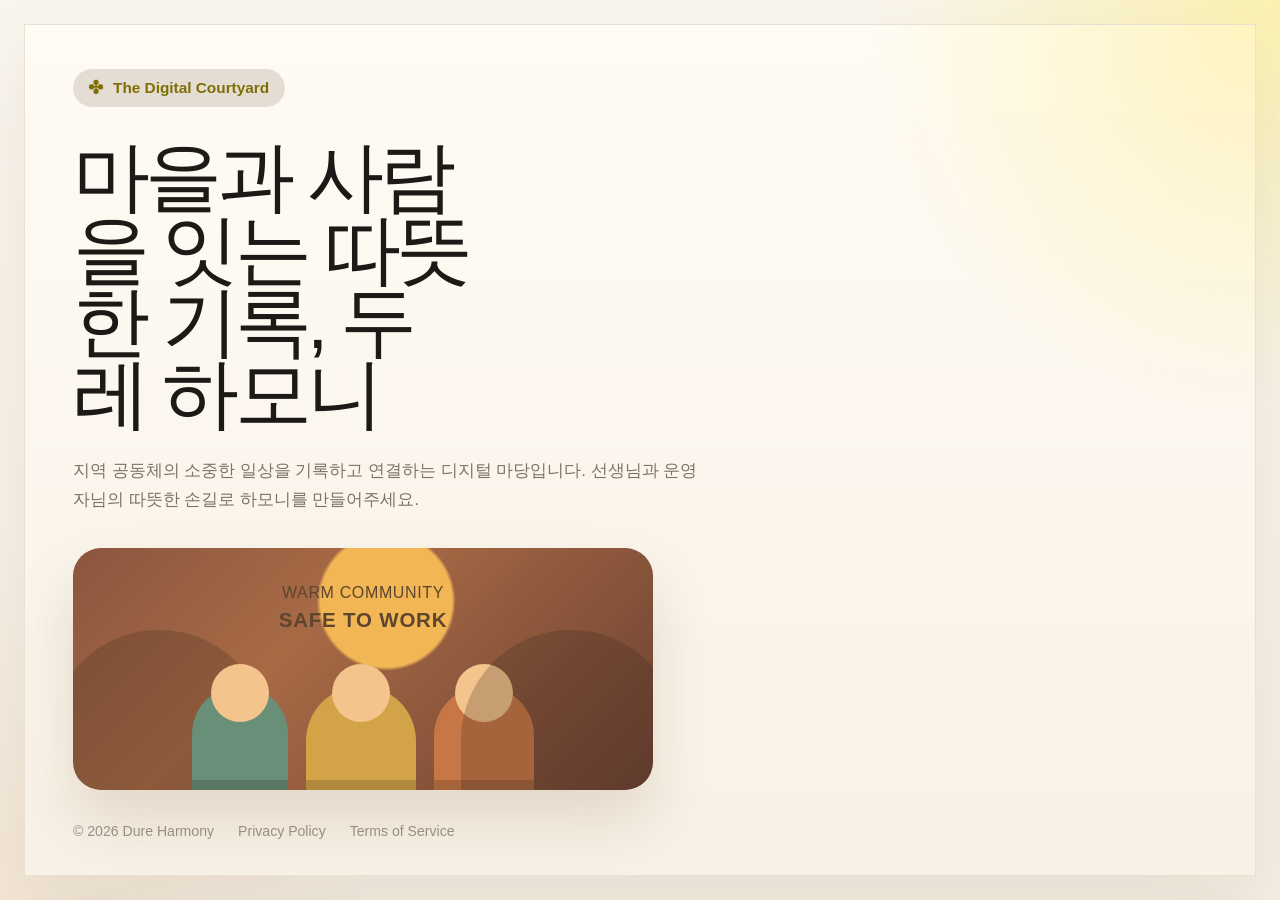
<file: public/index.html>
<!DOCTYPE html>
<html lang="ko">
<head>
  <meta charset="UTF-8">
  <meta name="viewport" content="width=device-width, initial-scale=1">
  <title>두레 하모니 운영 MVP</title>
  <link rel="stylesheet" href="style.css">
</head>
<body class="mode-entry">
  <section class="entry-shell" id="entry-screen">
    <div class="entry-hero">
      <div class="entry-brand entry-brand-pill">
        <span class="entry-brand-glyph">✣</span>
        <span>The Digital Courtyard</span>
      </div>

      <div class="entry-lead">
        <h2>마을과 사람을 잇는 따뜻한 기록, 두레 하모니</h2>
        <p>
          지역 공동체의 소중한 일상을 기록하고 연결하는 디지털 마당입니다.
          선생님과 운영자님의 따뜻한 손길로 하모니를 만들어주세요.
        </p>
      </div>

      <div class="entry-illustration-card" aria-hidden="true">
        <div class="entry-illustration-copy">
          <span>Warm Community</span>
          <strong>Safe To Work</strong>
        </div>
        <div class="entry-illustration-people">
          <span></span>
          <span></span>
          <span></span>
        </div>
      </div>

      <div class="entry-meta">
        <span>© 2026 Dure Harmony</span>
        <span>Privacy Policy</span>
        <span>Terms of Service</span>
      </div>
    </div>

    <aside class="login-panel">
      <div class="panel-head">
        <div>
          <h3>반갑습니다</h3>
          <p class="login-subcopy">서비스 이용을 위해 계정을 선택해 주세요.</p>
        </div>
      </div>

      <p class="login-copy">
        실제 인증 연동 전 단계이므로 샘플 계정을 선택해 역할별 워크플로우를
        바로 확인할 수 있습니다.
      </p>

      <div class="login-section-label">SELECT ROLE</div>
      <div class="role-switch" id="role-switch">
        <button class="role-chip active" type="button" data-login-role="teacher">Teacher</button>
        <button class="role-chip" type="button" data-login-role="operator">Operator</button>
      </div>

      <label class="field">
        <span>ACCOUNT</span>
        <select id="login-account"></select>
      </label>

      <label class="field">
        <span>ACCESS NOTE</span>
        <input id="login-note" type="text" placeholder="예: 오늘 15시 목공 수업 점검">
      </label>

      <div class="login-hint" id="login-hint"></div>

      <button class="btn btn-primary btn-block" type="button" id="login-button">Enter Courtyard</button>

      <div class="login-support">
        <span>Help &amp; Support</span>
        <div>
          <a href="#" onclick="return false;">Log16 Help</a>
          <a href="#" onclick="return false;">Skytea Ada i6</a>
        </div>
      </div>
    </aside>
  </section>

  <div class="shell app-shell" id="workspace-shell" hidden>
    <aside class="sidebar">
      <div class="brand-block">
        <div class="brand-mark">DH</div>
        <div>
          <p class="eyebrow">운영 관리 허브</p>
          <h1>두레 하모니</h1>
        </div>
      </div>

      <div class="scope-note sidebar-user">
        <p class="scope-kicker">현재 접속</p>
        <strong id="current-user-name">-</strong>
        <p id="current-user-role">역할 정보</p>
        <p id="current-user-scope">담당 범위</p>
      </div>

      <nav class="nav-list">
        <button class="nav-item" data-view="teacher" data-access="teacher">
          <span>강사 대시보드</span>
          <small>오늘 수업 수, 출석률, 일지 완료율</small>
        </button>
        <button class="nav-item" data-view="students" data-access="teacher">
          <span>학생 관리</span>
          <small>출석 현황과 학생별 메모 확인</small>
        </button>
        <button class="nav-item" data-view="classes" data-access="teacher">
          <span>수업 관리</span>
          <small>교육일지 작성과 자료 업로드</small>
        </button>
        <button class="nav-item" data-view="operations" data-access="operator">
          <span>운영자 대시보드</span>
          <small>성과 지표와 제출 로그 통합 확인</small>
        </button>
        <button class="nav-item" data-view="permissions" data-access="operator">
          <span>사용자/권한 관리</span>
          <small>강사와 운영자 계정 제어</small>
        </button>
        <button class="nav-item" data-view="records" data-access="operator">
          <span>서류/기록 관리</span>
          <small>출석, 교육일지, 수업자료/서류 통합 조회</small>
        </button>
      </nav>

      <div class="sidebar-footer">
        <button class="btn btn-primary btn-block sidebar-update-button" type="button">데이터 업데이트</button>
        <div class="sidebar-links">
          <a href="#" onclick="return false;">고객지원</a>
          <button class="sidebar-logout" type="button" id="logout-button">로그아웃</button>
        </div>
      </div>
    </aside>

    <main class="workspace">
      <header class="topbar">
        <div class="topbar-primary">
          <div class="topbar-brandline">
            <strong>두레 하모니</strong>
          </div>
        </div>
        <div class="topbar-meta">
          <div class="meta-chip">
            <span class="meta-label">현재 역할</span>
            <strong id="role-access-chip">강사</strong>
          </div>
          <div class="meta-chip">
            <span class="meta-label">현재 사용자</span>
            <strong id="current-user-chip">-</strong>
          </div>
        </div>
      </header>

      <section class="view" data-view-panel="teacher">
        <div class="dashboard-intro teacher-dashboard-intro">
          <div>
            <p class="eyebrow">강사 탭</p>
            <h3>강사 대시보드</h3>
            <p class="section-copy">대시보드에서는 오늘 업무의 완성도를 보여주는 핵심 지표만 확인합니다. 실제 입력과 제출은 학생 관리와 수업 관리 화면으로 분리했습니다.</p>
          </div>
          <div class="hero-actions">
            <button class="btn btn-secondary" type="button" data-goto="students">학생 관리 열기</button>
            <button class="btn btn-primary" type="button" data-goto="classes">수업 관리 열기</button>
          </div>
        </div>

        <div class="teacher-overview-grid">
          <div class="teacher-metric-stack">
            <section class="teacher-stat-card teacher-stat-card-primary">
              <span class="teacher-stat-icon">일정</span>
              <strong class="teacher-stat-value" id="teacher-today-count">0</strong>
              <span class="teacher-stat-label">오늘 수업</span>
            </section>
            <section class="teacher-stat-card teacher-stat-card-accent">
              <span class="teacher-stat-icon">출석</span>
              <strong class="teacher-stat-value" id="teacher-attendance-rate">0%</strong>
              <span class="teacher-stat-label">출석률</span>
            </section>
            <section class="teacher-stat-card teacher-stat-card-soft">
              <span class="teacher-stat-icon">일지</span>
              <strong class="teacher-stat-value" id="teacher-journal-rate">0%</strong>
              <span class="teacher-stat-label">일지 완료율</span>
            </section>
          </div>

          <section class="panel teacher-schedule-panel">
            <div class="panel-head teacher-schedule-head">
              <div>
                <p class="panel-kicker">Today Schedule</p>
                <h4>예정된 수업 일정</h4>
              </div>
              <span class="teacher-schedule-date" id="teacher-schedule-date">2026년 4월 10일</span>
            </div>
            <div class="teacher-schedule-list" id="teacher-schedule-list"></div>
          </section>
        </div>

        <div class="teacher-secondary-grid">
          <section class="panel teacher-last-panel">
            <div class="panel-head">
              <div>
                <p class="panel-kicker">Latest Submission</p>
                <h4>최근 제출 일지</h4>
              </div>
              <span class="teacher-grade-chip">최근 제출</span>
            </div>
            <div class="teacher-last-body">
              <div>
                <p class="teacher-last-label">작성 대상</p>
                <strong id="last-submission-title">생태 관찰 수업 / 2026.04.09</strong>
                <p id="last-submission-copy">출석 5명, 교육일지 제출 완료, 수업자료/서류 1건</p>
              </div>
              <div class="teacher-grade-panel">
                <span id="last-submission-status">운영자 검토 대기</span>
                <strong id="teacher-grade-value">A+</strong>
              </div>
            </div>
            <ul class="history-list teacher-last-meta">
              <li><span>제출 시각</span><strong id="last-submission-time">17:48</strong></li>
              <li><span>누락 항목</span><strong id="last-submission-missing">없음</strong></li>
            </ul>
          </section>

          <div class="teacher-shortcut-grid">
            <button class="panel teacher-shortcut-card teacher-shortcut-button" type="button" data-goto="students">
              <div class="teacher-shortcut-icon">학생</div>
              <div class="teacher-shortcut-copy">
                <h4>학생 관리</h4>
                <p>대시보드에서 분리된 출석부 업무를 학생 관리 화면에서 집중해서 처리합니다.</p>
              </div>
            </button>
            <button class="panel teacher-shortcut-card teacher-shortcut-card-highlight teacher-shortcut-button" type="button" data-goto="classes">
              <div class="teacher-shortcut-icon">수업</div>
              <div class="teacher-shortcut-copy">
                <h4>수업 관리</h4>
                <p>교육일지 작성, 파일 업로드, 제출 준비도 확인을 수업 관리 화면으로 옮겼습니다.</p>
              </div>
            </button>
          </div>
        </div>
      </section>

      <section class="view" data-view-panel="students">
        <div class="dashboard-intro">
          <div>
            <p class="eyebrow">학생 관리</p>
            <h3>학생 관리</h3>
            <p class="section-copy">출석부 입력과 학생별 메모 초안을 한곳에 모아, 강사 대시보드에서 분리된 학생 중심 업무만 집중해서 볼 수 있게 했습니다.</p>
          </div>
          <div class="hero-actions">
            <button class="btn btn-secondary" type="button" data-goto="teacher">대시보드로 돌아가기</button>
            <button class="btn btn-primary" type="button" data-goto="classes">수업 관리로 이동</button>
          </div>
        </div>

        <div class="teacher-composer-grid">
          <div class="teacher-main-column">
            <section class="panel teacher-attendance-panel">
              <div class="panel-head">
                <div>
                  <p class="panel-kicker">Attendance</p>
                  <h4>전자 출석부</h4>
                </div>
                <span class="panel-caption">행 클릭 시 상태가 출석 → 지각 → 결석 순서로 바뀝니다.</span>
              </div>
              <div class="attendance-list" id="attendance-list"></div>
            </section>
          </div>

          <aside class="teacher-side-column">
            <section class="panel teacher-feedback-panel">
              <div class="panel-head">
                <div>
                  <p class="panel-kicker">Student Notes</p>
                  <h4>학생별 개별 메모 초안</h4>
                </div>
                <span class="panel-caption">2차 범위 검토용</span>
              </div>
              <div id="feedback-list" class="feedback-list"></div>
            </section>

            <section class="panel teacher-prep-panel">
              <div class="panel-head">
                <div>
                  <p class="panel-kicker">Student Workspace</p>
                  <h4>학생 관리 안내</h4>
                </div>
              </div>
              <p class="section-copy">출석 입력은 이 화면에서 처리하고, 교육일지 작성과 첨부 제출은 수업 관리 화면으로 이동해 이어서 마감합니다.</p>
              <button class="btn btn-primary btn-block" type="button" data-goto="classes">수업 관리로 이동</button>
            </section>
          </aside>
        </div>
      </section>

      <section class="view" data-view-panel="classes">
        <div class="panel-alert" id="teacher-alert" hidden></div>
        <section class="teacher-composer-shell">
          <div class="teacher-composer-head">
            <div>
              <p class="eyebrow">수업 관리</p>
              <h3>수업 관리</h3>
              <p class="section-copy">대시보드에서 분리한 교육일지 작성과 자료 업로드, 제출 준비도를 이 화면에서 집중적으로 다룹니다.</p>
            </div>
            <div class="hero-actions">
              <span class="hero-status" id="teacher-status-chip">작성 중</span>
              <button class="btn btn-secondary" type="button" id="save-draft">임시 저장</button>
              <button class="btn btn-primary" type="button" id="submit-session">오늘 기록 제출</button>
            </div>
          </div>

          <div class="teacher-composer-grid">
            <div class="teacher-main-column">
              <section class="panel teacher-context-panel">
                <div class="panel-head">
                  <div>
                    <p class="panel-kicker">Session Setup</p>
                    <h4>수업 컨텍스트</h4>
                  </div>
                  <span class="panel-status">필수 입력</span>
                </div>
                <div class="field-grid">
                  <label class="field">
                    <span>날짜</span>
                    <input id="session-date" type="date" value="2026-04-10">
                  </label>
                  <label class="field">
                    <span>마을</span>
                    <select id="session-village">
                      <option>다로리마을</option>
                      <option>화양읍</option>
                      <option>청도읍</option>
                      <option>각남면</option>
                    </select>
                  </label>
                  <label class="field field-wide">
                    <span>수업</span>
                    <select id="session-class">
                      <option>목공 메이커 수업 / 15:00</option>
                      <option>생태 관찰 수업 / 16:30</option>
                      <option>마을 탐구 수업 / 17:00</option>
                    </select>
                  </label>
                </div>
              </section>
              <section class="panel teacher-journal-panel">
                <div class="panel-head">
                  <div>
                    <p class="panel-kicker">Journal</p>
                    <h4>교육일지</h4>
                  </div>
                  <span class="panel-status">제출 필수</span>
                </div>
                <div class="field-stack">
                  <label class="field">
                    <span>오늘 수업 요약</span>
                    <textarea id="journal-summary-input" rows="5">목공 메이커 수업에서 새집 프레임 조립을 진행했습니다. 초반 설명 후 개별 제작으로 넘어갔고, 대부분 망치 사용에 빠르게 적응했습니다.</textarea>
                  </label>
                  <label class="field">
                    <span>운영 메모</span>
                    <textarea id="journal-note-input" rows="4">재료 소진이 빠른 편이라 다음 회차 전 목재 키트 추가 확보가 필요합니다. 공구 정리 시간은 10분 확보가 적절했습니다.</textarea>
                  </label>
                </div>
              </section>
            </div>

            <aside class="teacher-side-column">
              <section class="panel teacher-prep-panel">
                <div class="panel-head">
                  <div>
                    <p class="panel-kicker">Submission Summary</p>
                    <h4>제출 준비도</h4>
                  </div>
                </div>
                <div class="prep-ring" id="prep-fill">
                  <div class="prep-ring-inner">
                    <strong id="prep-value">82%</strong>
                    <span>준비됨</span>
                  </div>
                </div>
                <p class="prep-ring-caption" id="submission-status-note">작성 완료 점수</p>
                <ul class="prep-checklist">
                  <li id="prep-step-context"><span class="prep-step-icon"></span><span id="context-summary">날짜/마을/수업 선택 대기</span></li>
                  <li id="prep-step-attendance"><span class="prep-step-icon"></span><span id="attendance-summary">전자 출석부 입력 대기</span></li>
                  <li id="prep-step-journal"><span class="prep-step-icon"></span><span id="journal-summary">교육일지 작성 대기</span></li>
                  <li id="prep-step-files"><span class="prep-step-icon"></span><span id="file-summary">수업자료/서류 업로드 대기</span></li>
                </ul>
                <button class="btn btn-primary btn-block" type="button" id="submit-session-side">제출하기</button>
              </section>

              <section class="panel teacher-files-panel">
                <div class="panel-head">
                  <div>
                    <p class="panel-kicker">Attachments</p>
                    <h4>수업자료 · 서류 업로드</h4>
                  </div>
                  <span class="panel-caption">목업에서는 샘플 파일이 순차적으로 추가됩니다.</span>
                </div>
                <div class="upload-dropzone">
                  <p id="upload-hint">파일을 드래그하거나 업로드 버튼으로 첨부합니다.</p>
                  <button class="btn btn-secondary" type="button" id="add-attachment">파일 선택</button>
                </div>
                <ul class="file-list file-list-interactive" id="file-list"></ul>
              </section>
            </aside>
          </div>
        </section>
      </section>

      <section class="view" data-view-panel="operations">
        <div class="dashboard-intro operations-dashboard-intro">
          <div>
            <p class="eyebrow">운영 채널</p>
            <h3>운영자 대시보드</h3>
            <p class="section-copy">모든 마을의 실시간 성과 지표와 제출 로그를 한 번에 확인하고, 필요한 화면으로 바로 이어집니다.</p>
          </div>
          <div class="hero-actions">
            <button class="btn btn-secondary" type="button">리포트 다운로드</button>
            <button class="btn btn-primary" type="button">+ 신규 과제 등록</button>
          </div>
        </div>

        <div class="ops-metric-grid">
          <section class="ops-metric-card">
            <p class="ops-metric-kicker">전체 세션</p>
            <div class="ops-metric-row">
              <strong class="ops-metric-value" id="ops-total-sessions">0</strong>
              <span class="ops-metric-trend">라이브</span>
            </div>
            <p class="ops-metric-copy">현재 조회 중인 수업 세션 수</p>
          </section>
          <section class="ops-metric-card ops-metric-card-accent">
            <p class="ops-metric-kicker">제출 완료율</p>
            <div class="ops-metric-row">
              <strong class="ops-metric-value" id="ops-completion-rate">0%</strong>
              <span class="ops-metric-trend">실시간</span>
            </div>
            <p class="ops-metric-copy">출석, 일지, 첨부를 모두 마친 비율</p>
          </section>
          <section class="ops-metric-card">
            <p class="ops-metric-kicker">누적 문서 수</p>
            <div class="ops-metric-row">
              <strong class="ops-metric-value" id="ops-file-total">0</strong>
              <span class="ops-metric-trend">파일</span>
            </div>
            <p class="ops-metric-copy">수업자료 및 운영 서류 누적 건수</p>
          </section>
        </div>

        <div class="ops-overview-grid">
          <section class="panel ops-village-panel">
            <div class="panel-head">
              <div>
                <p class="panel-kicker">Village Status</p>
                <h4>마을별 현황</h4>
              </div>
            </div>
            <div class="ops-village-board" id="ops-village-board"></div>
          </section>

          <section class="panel ops-leader-panel">
            <div class="panel-head">
              <div>
                <p class="panel-kicker">Top Teachers</p>
                <h4>우수 강사 현황</h4>
              </div>
              <button class="panel-inline-link" type="button" data-goto="permissions">전체 보기</button>
            </div>
            <div class="ops-leader-board" id="ops-leader-board"></div>
          </section>
        </div>

        <div class="ops-detail-grid">
          <section class="panel ops-submission-panel">
            <div class="panel-head">
              <div>
                <p class="panel-kicker">Submission Status</p>
                <h4>오늘의 제출 현황</h4>
              </div>
              <span class="ops-table-chip">진행 중</span>
            </div>
            <div class="ops-submission-table" id="ops-submission-table"></div>
          </section>

          <section class="panel ops-activity-panel">
            <div class="panel-head">
              <div>
                <p class="panel-kicker">Recent Activity</p>
                <h4>최근 활동 기록</h4>
              </div>
            </div>
            <ul class="timeline-list ops-activity-list" id="activity-log"></ul>
          </section>
        </div>
      </section>

      <section class="view" data-view-panel="permissions">
        <div class="hero-strip">
          <div>
            <p class="eyebrow">권한 채널</p>
            <h3>역할과 담당 범위를 빠르게 조정합니다.</h3>
            <p class="section-copy">운영자는 강사와 운영자 계정을 검색하고, 역할과 접근 범위를 즉시 변경할 수 있습니다.</p>
          </div>
        </div>

        <div class="permissions-grid">
          <section class="panel permissions-list-panel">
            <div class="panel-head">
              <div>
                <p class="panel-kicker">Users</p>
                <h4>사용자 목록</h4>
              </div>
            </div>
            <div class="toolbar toolbar-grid toolbar-compact">
              <input class="toolbar-input" id="user-search" type="search" placeholder="이름, 역할, 담당 범위 검색">
              <select class="toolbar-select" id="role-filter">
                <option value="all">전체 역할</option>
                <option value="teacher">강사</option>
                <option value="operator">운영자</option>
              </select>
              <div class="toolbar-note" id="user-filter-note">전체 사용자 표시</div>
            </div>
            <div class="data-list" id="user-list"></div>
          </section>

          <aside class="panel inspector permissions-inspector-panel">
            <div class="panel-head">
              <div>
                <p class="panel-kicker">Inspector</p>
                <h4>권한 상세</h4>
              </div>
            </div>
            <div id="user-detail" class="detail-stack"></div>
          </aside>
        </div>
      </section>

      <section class="view" data-view-panel="records">
        <div class="hero-strip">
          <div>
            <p class="eyebrow">기록 보관함</p>
            <h3>출석, 교육일지, 수업자료/서류를 묶어서 봅니다.</h3>
            <p class="section-copy">운영자는 수업 단위 기록으로 연결된 데이터를 한 번에 확인하고, 유형·상태·강사별로 빠르게 좁혀볼 수 있습니다.</p>
          </div>
        </div>

        <div class="records-grid">
          <section class="panel records-list-panel">
            <div class="panel-head">
              <div>
                <p class="panel-kicker">Filter</p>
                <h4>서류/기록 목록</h4>
              </div>
            </div>
            <div class="toolbar toolbar-grid toolbar-quad">
              <select class="toolbar-select" id="record-village-filter">
                <option value="all">전체 마을</option>
                <option value="다로리마을">다로리마을</option>
                <option value="화양읍">화양읍</option>
                <option value="청도읍">청도읍</option>
                <option value="각남면">각남면</option>
              </select>
              <select class="toolbar-select" id="record-type-filter">
                <option value="all">전체 유형</option>
                <option value="journal">교육일지</option>
                <option value="attendance">출석 기록</option>
                <option value="files">수업자료/서류</option>
              </select>
              <input class="toolbar-input" id="record-search" type="search" placeholder="강사명, 수업명, 마을 검색">
              <input class="toolbar-input" id="record-date-filter" type="date">
            </div>
            <div class="toolbar-note" id="record-filter-note">전체 기록 표시</div>
            <div class="record-table" id="record-table"></div>
          </section>

          <aside class="panel inspector records-inspector-panel">
            <div class="panel-head">
              <div>
                <p class="panel-kicker">Linked Detail</p>
                <h4>기록 상세</h4>
              </div>
            </div>
            <div id="record-detail" class="detail-stack"></div>
          </aside>
        </div>
      </section>

      <section class="view" data-view-panel="insights">
        <div class="hero-strip">
          <div>
            <p class="eyebrow">인사이트</p>
            <h3>운영 안정화 이후 바로 붙일 통계/성과 초안입니다.</h3>
            <p class="section-copy">Should Have 범위로, 강사·수업·마을·기간 축의 누적 현황과 완료율을 비교합니다.</p>
          </div>
          <div class="hero-actions">
            <select class="toolbar-select compact-select" id="insight-period">
              <option value="7">최근 7일</option>
              <option value="30" selected>최근 30일</option>
              <option value="all">전체 기간</option>
            </select>
          </div>
        </div>

        <div class="stats-grid">
          <section class="metric-panel">
            <p class="metric-label">집계 세션 수</p>
            <strong class="metric-value" id="insight-total-records">0</strong>
            <span class="metric-note">선택한 기간 기준</span>
          </section>
          <section class="metric-panel">
            <p class="metric-label">완료율</p>
            <strong class="metric-value" id="insight-completion-rate">0%</strong>
            <span class="metric-note">출석+일지+문서 기준</span>
          </section>
          <section class="metric-panel">
            <p class="metric-label">교육일지 누락</p>
            <strong class="metric-value" id="insight-journal-gap">0</strong>
            <span class="metric-note">확인 필요 건수</span>
          </section>
          <section class="metric-panel">
            <p class="metric-label">문서 업로드 수</p>
            <strong class="metric-value" id="insight-file-total">0</strong>
            <span class="metric-note">수업자료/서류 누적</span>
          </section>
        </div>

        <div class="dashboard-grid">
          <section class="panel">
            <div class="panel-head">
              <div>
                <p class="panel-kicker">By Teacher</p>
                <h4>강사별 누적 현황</h4>
              </div>
            </div>
            <div class="rank-list" id="teacher-performance"></div>
          </section>

          <section class="panel">
            <div class="panel-head">
              <div>
                <p class="panel-kicker">By Session</p>
                <h4>수업별 누적 현황</h4>
              </div>
            </div>
            <div class="rank-list" id="session-performance"></div>
          </section>
        </div>

        <div class="dashboard-grid">
          <section class="panel">
            <div class="panel-head">
              <div>
                <p class="panel-kicker">By Village</p>
                <h4>마을별 누적 현황</h4>
              </div>
            </div>
            <div class="rank-list" id="village-performance"></div>
          </section>

          <section class="panel">
            <div class="panel-head">
              <div>
                <p class="panel-kicker">Completion Gap</p>
                <h4>완료율 · 누락 현황</h4>
              </div>
            </div>
            <ul class="summary-list" id="completion-performance"></ul>
          </section>
        </div>
      </section>
    </main>
  </div>

  <div class="toast" id="toast">제출이 완료되었습니다.</div>
  <script src="app.js"></script>
</body>
</html>
</file>
<file: public/style.css>
:root {
  --bg: #f6f1e8;
  --bg-strong: #efe5d4;
  --surface: #fffdf8;
  --surface-soft: #f8f1e4;
  --surface-strong: #ffffff;
  --line: #e5dac8;
  --line-strong: #d7c8b1;
  --text: #1c1a17;
  --muted: #6b665e;
  --accent: #fee500;
  --accent-soft: #fff3a4;
  --accent-soft-strong: #ffef7a;
  --accent-ink: #1f1a17;
  --brown: #3a2721;
  --brown-soft: #5d4943;
  --ok: #2f9e5b;
  --ok-soft: rgba(47, 158, 91, 0.14);
  --warn: #c9831a;
  --warn-soft: rgba(201, 131, 26, 0.16);
  --alert: #d95c4a;
  --alert-soft: rgba(217, 92, 74, 0.14);
  --neutral-soft: rgba(107, 102, 94, 0.12);
  --shadow-soft: 0 14px 30px rgba(84, 64, 39, 0.08);
  --shadow-panel: 0 20px 50px rgba(82, 64, 36, 0.1);
  --radius-xl: 34px;
  --radius-lg: 28px;
  --radius-md: 22px;
  --radius-sm: 16px;
  --radius-xs: 12px;
  --sidebar-width: 312px;
}

* {
  box-sizing: border-box;
}

html {
  scroll-behavior: smooth;
}

body {
  margin: 0;
  min-height: 100vh;
  color: var(--text);
  font-family: "Pretendard Variable", "SUIT Variable", "Apple SD Gothic Neo",
    "Noto Sans KR", -apple-system, BlinkMacSystemFont, sans-serif;
  background:
    radial-gradient(circle at top left, rgba(254, 229, 0, 0.18), transparent 28%),
    radial-gradient(circle at bottom right, rgba(255, 243, 164, 0.5), transparent 30%),
    linear-gradient(180deg, #fbf7f0 0%, var(--bg) 100%);
}

body::before {
  content: "";
  position: fixed;
  inset: 0;
  pointer-events: none;
  background-image:
    linear-gradient(rgba(82, 64, 36, 0.03) 1px, transparent 1px),
    linear-gradient(90deg, rgba(82, 64, 36, 0.03) 1px, transparent 1px);
  background-size: 24px 24px;
  mask-image: linear-gradient(180deg, rgba(0, 0, 0, 0.2), transparent 85%);
}

body.mode-entry #workspace-shell,
body.mode-workspace #entry-screen,
[hidden] {
  display: none !important;
}

body.in-workspace {
  overflow: hidden;
}

button,
input,
select,
textarea {
  font: inherit;
}

button {
  cursor: pointer;
}

h1,
h2,
h3,
h4,
.nav-item span,
.metric-value,
.brand-block h1,
.entry-brand h1 {
  margin: 0;
  font-weight: 700;
  letter-spacing: -0.03em;
}

.entry-shell {
  position: fixed;
  inset: 0;
  min-height: 100vh;
  padding: 28px;
  display: grid;
  grid-template-columns: minmax(0, 1.18fr) minmax(320px, 420px);
  gap: 22px;
  overflow: auto;
}

.entry-hero,
.login-panel,
.panel,
.metric-panel {
  position: relative;
  overflow: hidden;
}

.entry-hero,
.login-panel {
  border: 1px solid rgba(229, 218, 200, 0.92);
  box-shadow: var(--shadow-panel);
}

.entry-hero {
  padding: 32px;
  border-radius: 38px 38px 22px 38px;
  background:
    linear-gradient(180deg, rgba(255, 253, 248, 0.9), rgba(248, 241, 228, 0.98)),
    var(--surface);
  display: flex;
  flex-direction: column;
  gap: 24px;
}

.entry-hero.is-empty {
  min-height: calc(100vh - 56px);
}

.entry-hero::after,
.hero-strip::after,
.panel::after,
.login-panel::after {
  content: "";
  position: absolute;
  width: 18px;
  height: 18px;
  background: inherit;
  bottom: 20px;
  left: 22px;
  border-bottom-left-radius: 8px;
  transform: rotate(45deg);
  border-left: 1px solid rgba(229, 218, 200, 0.92);
  border-bottom: 1px solid rgba(229, 218, 200, 0.92);
}

.entry-hero::after {
  bottom: 26px;
}

.login-panel::after {
  left: auto;
  right: 26px;
  bottom: 18px;
}

.entry-brand,
.brand-block {
  display: flex;
  align-items: center;
  gap: 14px;
}

.brand-mark {
  position: relative;
  width: 56px;
  height: 56px;
  display: grid;
  place-items: center;
  border-radius: 22px;
  background: var(--accent);
  color: var(--accent-ink);
  font-weight: 800;
  font-size: 1.18rem;
  box-shadow: 0 14px 24px rgba(254, 229, 0, 0.3);
}

.brand-mark::after {
  content: "";
  position: absolute;
  left: 10px;
  bottom: -5px;
  width: 14px;
  height: 14px;
  background: var(--accent);
  clip-path: polygon(0 0, 100% 40%, 30% 100%);
}

.entry-brand h1,
.brand-block h1 {
  font-size: 1.28rem;
}

.entry-kicker,
.eyebrow,
.panel-kicker,
.scope-kicker,
.footer-label,
.detail-label {
  margin: 0 0 8px;
  font-size: 0.74rem;
  font-weight: 700;
  letter-spacing: 0.08em;
  text-transform: uppercase;
  color: var(--muted);
}

.entry-lead h2 {
  margin: 0 0 14px;
  max-width: 12ch;
  font-size: clamp(2.3rem, 4.5vw, 4.2rem);
  line-height: 1;
}

.entry-lead p {
  margin: 0;
  max-width: 760px;
  color: var(--muted);
  line-height: 1.75;
  font-size: 1rem;
}

.entry-grid {
  display: grid;
  grid-template-columns: repeat(2, minmax(0, 1fr));
  gap: 16px;
}

.entry-card {
  padding: 22px 22px 24px;
  border: 1px solid rgba(215, 200, 177, 0.72);
  border-radius: 28px 28px 28px 14px;
  background: rgba(255, 255, 255, 0.8);
  box-shadow: var(--shadow-soft);
}

.entry-card:first-child {
  background: linear-gradient(180deg, var(--accent-soft) 0%, rgba(255, 255, 255, 0.94) 100%);
}

.entry-card-kicker {
  margin: 0 0 10px;
  color: var(--brown);
  font-size: 0.76rem;
  font-weight: 800;
  letter-spacing: 0.12em;
  text-transform: uppercase;
}

.entry-card h3 {
  margin: 0 0 12px;
  font-size: 1.24rem;
}

.entry-steps,
.entry-points {
  margin: 0;
  padding-left: 20px;
  color: var(--muted);
  line-height: 1.75;
}

.login-panel {
  align-self: start;
  position: sticky;
  top: 28px;
  padding: 28px 24px 34px;
  border-radius: 34px 34px 18px 34px;
  background: rgba(255, 253, 248, 0.96);
}

.panel-head {
  display: flex;
  justify-content: space-between;
  align-items: flex-start;
  gap: 14px;
  margin-bottom: 18px;
}

.panel-head h3,
.panel-head h4 {
  margin: 0;
  font-size: 1.16rem;
}

.panel-status,
.panel-caption,
.metric-note,
.meta-label,
.login-copy,
.login-caption,
.toolbar-note,
.status-note {
  color: var(--muted);
}

.panel-status {
  display: inline-flex;
  align-items: center;
  padding: 8px 12px;
  border-radius: 999px;
  background: var(--accent-soft);
  color: var(--accent-ink);
  font-size: 0.82rem;
  font-weight: 700;
}

.panel-kicker {
  color: #9b9287;
}

.teacher-feedback-panel .panel-kicker,
.view[data-view-panel="insights"] .eyebrow {
  color: #8f7a00;
}

.teacher-feedback-panel .panel-caption {
  color: #a19483;
}

.login-copy,
.login-caption {
  margin: 0 0 16px;
  line-height: 1.7;
}

.role-switch {
  display: grid;
  grid-template-columns: repeat(2, minmax(0, 1fr));
  gap: 10px;
  margin-bottom: 18px;
  padding: 6px;
  border-radius: 999px;
  background: var(--surface-soft);
  border: 1px solid var(--line);
}

.role-chip {
  border: 0;
  border-radius: 999px;
  padding: 12px 16px;
  background: transparent;
  color: var(--muted);
  font-weight: 700;
  transition: transform 180ms ease, background-color 180ms ease, color 180ms ease;
}

.role-chip.active {
  background: var(--accent);
  color: var(--accent-ink);
  box-shadow: 0 8px 16px rgba(254, 229, 0, 0.34);
}

.role-chip:hover,
.btn:hover,
.quick-link:hover,
.nav-item:hover,
.attendance-row:hover {
  transform: translateY(-1px);
}

.field {
  display: block;
}

.field span {
  display: block;
  margin-bottom: 8px;
  font-size: 0.9rem;
  font-weight: 700;
}

.field input,
.field select,
.field textarea,
.toolbar-input,
.toolbar-select {
  width: 100%;
  padding: 13px 14px;
  border: 1px solid var(--line-strong);
  border-radius: 18px;
  background: rgba(255, 255, 255, 0.94);
  color: var(--text);
  outline: none;
  transition: border-color 180ms ease, box-shadow 180ms ease, background-color 180ms ease;
}

.field input:focus,
.field select:focus,
.field textarea:focus,
.toolbar-input:focus,
.toolbar-select:focus {
  border-color: #d0b700;
  box-shadow: 0 0 0 4px rgba(254, 229, 0, 0.24);
  background: var(--surface-strong);
}

.field textarea {
  resize: vertical;
  min-height: 108px;
  line-height: 1.65;
}

.login-hint,
.toolbar-note,
.status-note {
  margin-top: 14px;
  font-size: 0.92rem;
  line-height: 1.6;
}

.btn {
  border: 0;
  border-radius: 999px;
  padding: 12px 18px;
  font-weight: 800;
  transition: transform 180ms ease, box-shadow 180ms ease, background-color 180ms ease;
}

.btn-primary {
  background: var(--accent);
  color: var(--accent-ink);
  box-shadow: 0 12px 22px rgba(254, 229, 0, 0.34);
}

.btn-secondary {
  background: rgba(255, 255, 255, 0.92);
  color: var(--text);
  border: 1px solid var(--line);
}

.btn-block {
  width: 100%;
}

.shell {
  position: fixed;
  inset: 0;
  height: 100vh;
  display: grid;
  grid-template-columns: var(--sidebar-width) minmax(0, 1fr);
  overflow: hidden;
}

.sidebar {
  height: 100vh;
  padding: 24px 18px 24px 20px;
  border-right: 1px solid rgba(215, 200, 177, 0.8);
  background: rgba(247, 239, 226, 0.94);
  backdrop-filter: blur(14px);
  display: flex;
  flex-direction: column;
  gap: 18px;
}

.scope-note,
.sidebar-footer {
  padding: 18px;
  border: 1px solid var(--line);
  border-radius: 24px;
  background: rgba(255, 253, 248, 0.9);
}

.sidebar-user strong {
  display: block;
  margin-bottom: 6px;
  font-size: 1.08rem;
}

.scope-note p,
.sidebar-footer p {
  margin: 0;
  color: var(--muted);
  line-height: 1.6;
  font-size: 0.94rem;
}

.nav-list {
  display: grid;
  gap: 8px;
}

.nav-item {
  position: relative;
  padding: 16px 16px 16px 18px;
  border: 1px solid transparent;
  border-radius: 22px;
  background: transparent;
  text-align: left;
  transition: transform 180ms ease, background-color 180ms ease, border-color 180ms ease,
    box-shadow 180ms ease;
}

.nav-item::before {
  content: "";
  position: absolute;
  inset: 8px auto 8px 8px;
  width: 4px;
  border-radius: 999px;
  background: transparent;
}

.nav-item[hidden] {
  display: none;
}

.nav-item span,
.nav-item small {
  display: block;
}

.nav-item span {
  font-size: 0.98rem;
  font-weight: 800;
}

.nav-item small {
  margin-top: 4px;
  color: var(--muted);
  line-height: 1.5;
}

.nav-item:hover,
.nav-item.active {
  background: rgba(255, 255, 255, 0.94);
  border-color: rgba(215, 200, 177, 0.92);
  box-shadow: var(--shadow-soft);
}

.nav-item.active::before {
  background: var(--accent);
}

.workspace {
  min-height: 100vh;
  padding: 26px;
  overflow: auto;
}

.topbar {
  display: flex;
  justify-content: space-between;
  align-items: flex-start;
  gap: 18px;
  padding: 4px 4px 20px;
}

.topbar h2 {
  margin: 0;
  font-size: clamp(2rem, 3vw, 2.85rem);
}

.topbar-meta {
  display: flex;
  gap: 10px;
  flex-wrap: wrap;
}

.meta-chip {
  min-width: 128px;
  padding: 12px 14px;
  border-radius: 18px;
  border: 1px solid rgba(215, 200, 177, 0.84);
  background: rgba(255, 255, 255, 0.82);
  box-shadow: var(--shadow-soft);
}

.meta-label {
  display: block;
  margin-bottom: 4px;
  font-size: 0.76rem;
}

.view {
  display: none;
  animation: section-in 420ms ease;
}

.view.active {
  display: block;
}

@keyframes section-in {
  from {
    opacity: 0;
    transform: translateY(10px);
  }
  to {
    opacity: 1;
    transform: translateY(0);
  }
}

.hero-strip,
.panel,
.metric-panel {
  opacity: 0;
  transform: translateY(16px);
}

.view.active .hero-strip,
.view.active .panel,
.view.active .metric-panel {
  animation: panel-rise 500ms ease forwards;
}

.view.active .panel:nth-of-type(2),
.view.active .metric-panel:nth-of-type(2) {
  animation-delay: 60ms;
}

.view.active .panel:nth-of-type(3),
.view.active .metric-panel:nth-of-type(3) {
  animation-delay: 120ms;
}

.view.active .panel:nth-of-type(4),
.view.active .metric-panel:nth-of-type(4) {
  animation-delay: 180ms;
}

@keyframes panel-rise {
  from {
    opacity: 0;
    transform: translateY(16px);
  }
  to {
    opacity: 1;
    transform: translateY(0);
  }
}

.hero-strip {
  position: relative;
  margin-bottom: 18px;
  padding: 26px 28px 30px;
  border: 1px solid rgba(215, 200, 177, 0.84);
  border-radius: 34px 34px 18px 34px;
  background:
    linear-gradient(180deg, rgba(254, 229, 0, 0.86), rgba(255, 243, 164, 0.94)),
    var(--surface);
  box-shadow: var(--shadow-panel);
  display: flex;
  justify-content: space-between;
  align-items: flex-end;
  gap: 22px;
}

.hero-strip::after {
  bottom: 16px;
  left: auto;
  right: 28px;
}

.hero-strip h3 {
  margin: 0 0 8px;
  font-size: clamp(1.42rem, 2.4vw, 2.2rem);
  line-height: 1.14;
}

.section-copy {
  margin: 0;
  max-width: 720px;
  color: rgba(31, 26, 23, 0.72);
  line-height: 1.68;
}

.hero-actions {
  display: flex;
  gap: 10px;
  flex-wrap: wrap;
  align-items: center;
}

.hero-status {
  display: inline-flex;
  align-items: center;
  padding: 10px 12px;
  border-radius: 999px;
  background: rgba(255, 255, 255, 0.8);
  border: 1px solid rgba(58, 39, 33, 0.12);
  color: var(--brown);
  font-size: 0.84rem;
  font-weight: 800;
}

.panel,
.metric-panel {
  border: 1px solid rgba(229, 218, 200, 0.94);
  background: rgba(255, 253, 248, 0.94);
  box-shadow: var(--shadow-soft);
}

.panel {
  padding: 22px;
  border-radius: 30px 30px 18px 30px;
}

.metric-panel {
  padding: 20px;
  border-radius: 26px;
  background: rgba(255, 255, 255, 0.74);
}

.panel-soft {
  background: linear-gradient(180deg, rgba(255, 243, 164, 0.72), rgba(255, 255, 255, 0.98));
}

.panel-dark {
  background: linear-gradient(180deg, #3a2721 0%, #574038 100%);
  color: #fff7db;
  border-color: rgba(58, 39, 33, 0.16);
}

.panel-dark .panel-kicker,
.panel-dark .panel-caption,
.panel-dark p,
.panel-dark span {
  color: rgba(255, 247, 219, 0.72);
}

.panel-dark strong,
.panel-dark h4 {
  color: #fffef7;
}

.panel-alert {
  margin-bottom: 18px;
  padding: 16px 18px;
  border-radius: 22px;
  border: 1px solid rgba(217, 92, 74, 0.24);
  background: var(--alert-soft);
  color: var(--alert);
  line-height: 1.7;
}

.panel-alert strong {
  display: block;
  margin-bottom: 6px;
}

.teacher-grid,
.dashboard-grid,
.permissions-grid,
.records-grid,
.stats-grid {
  display: grid;
  gap: 18px;
  margin-bottom: 18px;
}

.teacher-grid {
  grid-template-columns: 1.45fr 0.92fr;
}

.teacher-grid-main,
.dashboard-grid {
  display: grid;
  grid-template-columns: 1.18fr 1fr;
  gap: 18px;
  margin-bottom: 18px;
}

.permissions-grid,
.records-grid {
  grid-template-columns: 1.3fr 0.82fr;
}

.stats-grid {
  grid-template-columns: repeat(4, minmax(0, 1fr));
}

.field-grid {
  display: grid;
  grid-template-columns: repeat(2, minmax(0, 1fr));
  gap: 14px;
}

.field-wide {
  grid-column: 1 / -1;
}

.field-stack {
  display: grid;
  gap: 14px;
}

.summary-list,
.history-list,
.timeline-list,
.file-list {
  margin: 0;
  padding: 0;
  list-style: none;
}

.summary-list li,
.history-list li {
  display: flex;
  justify-content: space-between;
  gap: 16px;
  padding: 12px 0;
  border-bottom: 1px solid rgba(229, 218, 200, 0.72);
}

.summary-list li:last-child,
.history-list li:last-child {
  border-bottom: 0;
}

.summary-list span,
.history-list span,
.file-list small,
.timeline-list span,
.data-main span,
.record-main span,
.rank-main span {
  color: var(--muted);
}

.progress-block {
  margin-top: 22px;
}

.progress-copy {
  display: flex;
  justify-content: space-between;
  gap: 12px;
  margin-bottom: 10px;
  font-size: 0.92rem;
}

.progress-bar {
  height: 10px;
  overflow: hidden;
  border-radius: 999px;
  background: rgba(107, 102, 94, 0.12);
}

.progress-fill {
  width: 0;
  height: 100%;
  border-radius: inherit;
  background: linear-gradient(90deg, var(--accent) 0%, #ffd43b 100%);
  transition: width 420ms ease;
}

.attendance-list {
  display: grid;
  gap: 10px;
}

.attendance-row {
  display: grid;
  grid-template-columns: minmax(0, 1fr) 120px 108px;
  gap: 14px;
  align-items: center;
  padding: 15px 16px;
  border: 1px solid rgba(229, 218, 200, 0.92);
  border-radius: 24px;
  background: rgba(255, 255, 255, 0.92);
  transition: transform 180ms ease, border-color 180ms ease, box-shadow 180ms ease;
}

.attendance-row:hover {
  border-color: rgba(208, 183, 0, 0.6);
  box-shadow: var(--shadow-soft);
}

.attendance-name {
  font-weight: 800;
}

.attendance-meta {
  color: var(--muted);
  font-size: 0.9rem;
}

.attendance-state {
  justify-self: end;
  padding: 8px 12px;
  border-radius: 999px;
  font-size: 0.84rem;
  font-weight: 800;
}

.state-present {
  background: var(--ok-soft);
  color: var(--ok);
}

.state-late {
  background: var(--warn-soft);
  color: var(--warn);
}

.state-absent {
  background: var(--alert-soft);
  color: var(--alert);
}

.upload-dropzone {
  display: flex;
  justify-content: space-between;
  align-items: center;
  gap: 16px;
  padding: 18px;
  border: 1px dashed rgba(208, 183, 0, 0.52);
  border-radius: 24px;
  background: linear-gradient(180deg, rgba(255, 243, 164, 0.5), rgba(255, 255, 255, 0.92));
}

.upload-dropzone p {
  margin: 0;
  color: var(--muted);
}

.file-list {
  margin-top: 16px;
}

.file-list li,
.timeline-list li,
.data-row,
.record-row,
.status-row,
.rank-row {
  display: flex;
  justify-content: space-between;
  align-items: center;
  gap: 16px;
  padding: 14px 0;
  border-bottom: 1px solid rgba(229, 218, 200, 0.76);
}

.file-list li:last-child,
.timeline-list li:last-child,
.data-row:last-child,
.record-row:last-child,
.status-row:last-child,
.rank-row:last-child {
  border-bottom: 0;
}

.file-list-interactive button {
  border: 0;
  background: transparent;
  color: var(--alert);
  font-weight: 800;
}

.history-callout {
  padding: 16px;
  margin-bottom: 18px;
  border-radius: 22px;
  background: rgba(255, 255, 255, 0.08);
}

.history-callout strong {
  display: block;
  margin-bottom: 6px;
}

.metric-label {
  margin: 0 0 14px;
  color: var(--muted);
  font-size: 0.86rem;
}

.metric-value {
  display: block;
  font-size: clamp(2.1rem, 5vw, 3rem);
  line-height: 1;
}

.metric-note {
  display: block;
  margin-top: 10px;
  font-size: 0.9rem;
}

.status-ok,
.status-warn,
.status-alert,
.status-neutral,
.tagline {
  display: inline-flex;
  align-items: center;
  padding: 7px 10px;
  border-radius: 999px;
  font-size: 0.78rem;
  font-weight: 800;
}

.status-ok {
  background: var(--ok-soft);
  color: var(--ok);
}

.status-warn {
  background: var(--warn-soft);
  color: var(--warn);
}

.status-alert {
  background: var(--alert-soft);
  color: var(--alert);
}

.status-neutral {
  background: var(--neutral-soft);
  color: var(--muted);
}

.quick-grid {
  display: grid;
  grid-template-columns: repeat(3, minmax(0, 1fr));
  gap: 10px;
}

.quick-link {
  padding: 16px 14px;
  border: 1px solid rgba(215, 200, 177, 0.86);
  border-radius: 22px;
  background: rgba(255, 255, 255, 0.92);
  color: var(--text);
  text-align: left;
  font-weight: 800;
  transition: transform 180ms ease, border-color 180ms ease, box-shadow 180ms ease;
}

.quick-link:hover {
  border-color: rgba(208, 183, 0, 0.72);
  box-shadow: var(--shadow-soft);
}

.toolbar {
  display: flex;
  gap: 10px;
  margin-bottom: 14px;
}

.toolbar-grid {
  display: grid;
}

.toolbar-compact {
  grid-template-columns: 1.3fr 0.8fr 0.9fr;
}

.toolbar-quad {
  grid-template-columns: repeat(4, minmax(0, 1fr));
}

.data-list,
.record-table,
.detail-stack,
.rank-list {
  display: grid;
}

.data-row,
.record-row {
  padding: 14px 12px;
  border-radius: 20px;
  border-bottom: 1px solid rgba(229, 218, 200, 0.76);
  text-align: left;
  background: transparent;
  border-top: 0;
  border-left: 0;
  border-right: 0;
}

.data-row.active,
.record-row.active {
  background: linear-gradient(180deg, rgba(255, 243, 164, 0.72), rgba(255, 255, 255, 0.96));
  border: 1px solid rgba(208, 183, 0, 0.34);
  box-shadow: var(--shadow-soft);
}

.data-main strong,
.record-main strong,
.rank-main strong {
  display: block;
  margin-bottom: 4px;
}

.data-main span,
.record-main span,
.rank-main span {
  font-size: 0.9rem;
}

.data-meta,
.record-meta,
.rank-meta {
  text-align: right;
}

.tagline {
  background: var(--accent-soft);
  color: var(--brown);
}

.inspector {
  position: sticky;
  top: 26px;
  align-self: start;
}

.detail-stack {
  gap: 18px;
}

.detail-block {
  padding-bottom: 16px;
  border-bottom: 1px solid rgba(229, 218, 200, 0.72);
}

.detail-block:last-child {
  padding-bottom: 0;
  border-bottom: 0;
}

.detail-value,
.detail-text {
  margin: 0;
  line-height: 1.65;
}

.detail-grid {
  display: grid;
  grid-template-columns: repeat(2, minmax(0, 1fr));
  gap: 12px;
}

.detail-history {
  display: grid;
  gap: 10px;
}

.detail-history-item {
  padding: 12px 14px;
  border-radius: 18px;
  background: var(--surface-soft);
  color: var(--muted);
}

.empty-state {
  padding: 22px 18px;
  border: 1px dashed rgba(208, 183, 0, 0.42);
  border-radius: 22px;
  background: linear-gradient(180deg, rgba(255, 243, 164, 0.24), rgba(255, 255, 255, 0.92));
  color: var(--muted);
  line-height: 1.7;
}

.compact-select {
  min-width: 150px;
}

.toast {
  position: fixed;
  right: 26px;
  bottom: 26px;
  padding: 14px 16px;
  border-radius: 18px;
  background: rgba(31, 26, 23, 0.94);
  color: #fff9dc;
  box-shadow: 0 18px 32px rgba(31, 26, 23, 0.24);
  opacity: 0;
  transform: translateY(18px);
  pointer-events: none;
  transition: opacity 220ms ease, transform 220ms ease;
  z-index: 40;
}

.toast.show {
  opacity: 1;
  transform: translateY(0);
}

body {
  background:
    radial-gradient(circle at top right, rgba(254, 229, 0, 0.26), transparent 26%),
    radial-gradient(circle at bottom left, rgba(241, 216, 186, 0.35), transparent 24%),
    linear-gradient(180deg, #faf6ef 0%, #f4eee4 100%);
}

body::before {
  opacity: 0.52;
}

.entry-shell {
  padding: 24px;
  grid-template-columns: minmax(0, 1.55fr) minmax(340px, 0.78fr);
  gap: 28px;
}

.entry-hero {
  min-height: calc(100vh - 48px);
  padding: 44px 48px 36px;
  border: 1px solid rgba(231, 223, 207, 0.92);
  border-radius: 0;
  background:
    radial-gradient(circle at top right, rgba(255, 228, 77, 0.3), transparent 26%),
    linear-gradient(180deg, rgba(255, 251, 244, 0.96), rgba(248, 241, 230, 0.98));
  box-shadow: 0 28px 70px rgba(120, 92, 48, 0.1);
  justify-content: space-between;
}

.entry-hero::after,
.login-panel::after,
.hero-strip::after,
.panel::after {
  display: none;
}

.entry-brand-pill {
  display: inline-flex;
  align-items: center;
  gap: 10px;
  width: fit-content;
  padding: 10px 16px;
  border-radius: 999px;
  background: rgba(219, 213, 203, 0.78);
  color: #7f6d05;
  font-size: 0.96rem;
  font-weight: 700;
}

.entry-brand-glyph {
  font-size: 0.9rem;
  line-height: 1;
}

.entry-lead h2 {
  max-width: 9.5ch;
  margin-bottom: 28px;
  font-size: clamp(3.4rem, 6vw, 5.6rem);
  line-height: 0.94;
  font-weight: 500;
  letter-spacing: -0.06em;
}

.entry-lead p {
  max-width: 640px;
  font-size: 1.04rem;
  line-height: 1.72;
  color: #7d7366;
}

.entry-illustration-card {
  position: relative;
  width: min(100%, 580px);
  min-height: 242px;
  border-radius: 28px;
  overflow: hidden;
  background:
    radial-gradient(circle at 54% 22%, #f2b655 0, #f2b655 18%, transparent 19%),
    linear-gradient(135deg, #8b563f 0%, #a86a45 38%, #6b4032 100%);
  box-shadow: 0 30px 60px rgba(120, 92, 48, 0.18);
}

.entry-illustration-card::before,
.entry-illustration-card::after {
  content: "";
  position: absolute;
  inset: auto auto 0 0;
  border-radius: 999px 999px 0 0;
  background: rgba(56, 40, 28, 0.24);
}

.entry-illustration-card::before {
  width: 220px;
  height: 280px;
  left: -24px;
  bottom: -120px;
}

.entry-illustration-card::after {
  width: 220px;
  height: 280px;
  left: auto;
  right: -28px;
  bottom: -120px;
}

.entry-illustration-copy {
  position: absolute;
  top: 36px;
  left: 50%;
  transform: translateX(-50%);
  text-align: center;
  color: #5e452d;
}

.entry-illustration-copy span,
.entry-illustration-copy strong {
  display: block;
  text-transform: uppercase;
  letter-spacing: 0.04em;
}

.entry-illustration-copy span {
  font-size: 1rem;
}

.entry-illustration-copy strong {
  margin-top: 6px;
  font-size: 1.28rem;
}

.entry-illustration-people {
  position: absolute;
  left: 50%;
  bottom: -8px;
  display: flex;
  gap: 18px;
  transform: translateX(-50%);
}

.entry-illustration-people span {
  position: relative;
  display: block;
  width: 112px;
  height: 112px;
  border-radius: 999px 999px 18px 18px;
  background: #d28b47;
  box-shadow: inset 0 -18px 0 rgba(0, 0, 0, 0.16);
}

.entry-illustration-people span::before {
  content: "";
  position: absolute;
  top: -22px;
  left: 50%;
  width: 58px;
  height: 58px;
  border-radius: 999px;
  transform: translateX(-50%);
  background: #f3c48c;
}

.entry-illustration-people span:nth-child(1) {
  width: 96px;
  background: #6a8f79;
}

.entry-illustration-people span:nth-child(2) {
  width: 110px;
  background: #d3a347;
}

.entry-illustration-people span:nth-child(3) {
  width: 100px;
  background: #c77746;
}

.entry-meta {
  display: flex;
  gap: 24px;
  flex-wrap: wrap;
  color: #9b9287;
  font-size: 0.88rem;
}

.login-panel {
  top: 140px;
  padding: 36px 34px 30px;
  border-radius: 36px;
  background: rgba(255, 251, 244, 0.94);
  box-shadow: 0 22px 54px rgba(130, 101, 55, 0.12);
}

.login-panel .panel-head {
  margin-bottom: 12px;
}

.login-panel .panel-head h3 {
  font-size: 2rem;
  font-weight: 500;
}

.login-subcopy {
  margin: 8px 0 0;
  color: #8d8477;
  line-height: 1.5;
}

.login-copy {
  margin-bottom: 22px;
  color: #8d8477;
}

.login-section-label {
  margin-bottom: 10px;
  color: #9b9287;
  font-size: 0.82rem;
  font-weight: 800;
  letter-spacing: 0.08em;
}

.role-switch {
  margin-bottom: 24px;
  padding: 6px;
  background: #efebe3;
  border: 1px solid #ece3d5;
}

.role-chip {
  padding: 12px 16px;
  color: #7a7064;
}

.role-chip.active {
  color: #6d5e00;
  background: linear-gradient(180deg, #ffe535 0%, #ffd900 100%);
  box-shadow: 0 10px 20px rgba(254, 229, 0, 0.34);
}

.field + .field {
  margin-top: 16px;
}

.field span {
  font-size: 0.82rem;
  letter-spacing: 0.06em;
  color: #90867a;
}

.field input,
.field select,
.field textarea,
.toolbar-input,
.toolbar-select {
  padding: 16px 18px;
  border-radius: 18px;
  border-color: #ece2d4;
  background: rgba(244, 239, 231, 0.68);
}

.login-hint {
  margin-bottom: 18px;
  font-size: 0.86rem;
  color: #998f82;
}

.btn {
  min-height: 52px;
}

.btn-primary {
  background: linear-gradient(180deg, #cdbd00 0%, #a69700 100%);
  color: #fffdfa;
  box-shadow: 0 18px 28px rgba(172, 154, 0, 0.28);
}

.btn-secondary {
  background: rgba(255, 251, 244, 0.9);
}

.login-support {
  margin-top: 18px;
  padding-top: 18px;
  border-top: 1px solid #eee5d9;
  text-align: center;
}

.login-support > span {
  display: block;
  margin-bottom: 12px;
  color: #b0a799;
  font-size: 0.78rem;
  letter-spacing: 0.08em;
  text-transform: uppercase;
}

.login-support div {
  display: flex;
  justify-content: center;
  gap: 18px;
  flex-wrap: wrap;
}

.login-support a {
  color: #8f8578;
  text-decoration: none;
  font-size: 0.88rem;
}

.sidebar {
  padding: 72px 16px 24px;
  border-right: 0;
  background: rgba(244, 239, 230, 0.92);
}

.brand-block {
  gap: 12px;
  padding: 0 8px;
}

.brand-mark {
  width: 40px;
  height: 40px;
  border-radius: 14px;
  font-size: 0.86rem;
  box-shadow: none;
}

.brand-mark::after {
  display: none;
}

.brand-block h1 {
  font-size: 1.22rem;
  font-weight: 700;
}

.scope-note,
.sidebar-footer {
  border: 0;
  background: transparent;
  box-shadow: none;
}

.nav-list {
  gap: 4px;
}

.nav-item {
  padding: 14px 16px;
  border-radius: 18px;
}

.nav-item.active {
  background: linear-gradient(180deg, #ffe535 0%, #ffd900 100%);
  border-color: transparent;
  box-shadow: 0 12px 24px rgba(208, 183, 0, 0.22);
}

.nav-item.active small,
.nav-item.active span {
  color: #6d5e00;
}

.sidebar-footer {
  margin-top: auto;
  display: grid;
  gap: 14px;
  padding: 16px 8px 0;
}

.sidebar-update-button {
  width: 100%;
  justify-content: center;
}

.sidebar-links {
  display: grid;
  gap: 12px;
  padding-top: 12px;
  border-top: 1px solid rgba(193, 181, 164, 0.4);
}

.sidebar-links a,
.sidebar-logout {
  color: #7f7569;
  font: inherit;
  text-align: left;
  text-decoration: none;
  background: transparent;
  border: 0;
  padding: 0;
}

.sidebar-logout {
  color: #d34f3f;
}

.workspace {
  padding: 18px 28px 28px;
}

.topbar {
  align-items: flex-start;
  padding: 6px 0 26px;
}

.topbar-primary {
  display: grid;
  gap: 18px;
}

.topbar-brandline {
  display: flex;
  align-items: center;
  gap: 28px;
  font-size: 0.98rem;
}

.topbar-brandline strong {
  font-size: 1.08rem;
}

.topbar-links {
  display: flex;
  gap: 10px;
  flex-wrap: wrap;
}

.topbar-links a {
  padding: 6px 12px;
  border-radius: 999px;
  color: #7f7569;
  text-decoration: none;
}

.topbar-links a:first-child {
  background: rgba(255, 227, 53, 0.3);
  color: #796702;
}

.topbar-titleblock h2 {
  margin-top: 4px;
}

.topbar-meta {
  align-items: center;
}

.topbar-search {
  position: relative;
  display: block;
  min-width: 260px;
}

.topbar-search span {
  position: absolute;
  width: 1px;
  height: 1px;
  padding: 0;
  margin: -1px;
  overflow: hidden;
  clip: rect(0, 0, 0, 0);
  white-space: nowrap;
  border: 0;
}

.topbar-search input {
  width: 100%;
  min-height: 48px;
  padding: 0 18px;
  border: 1px solid #ece2d4;
  border-radius: 18px;
  background: rgba(244, 239, 231, 0.72);
}

.meta-chip {
  min-height: 48px;
  padding: 10px 14px;
  border-radius: 16px;
  border-color: #ece3d7;
  background: rgba(255, 251, 244, 0.82);
}

.meta-chip-compact {
  display: grid;
  place-items: center;
}

.ops-hero {
  display: flex;
  justify-content: space-between;
  align-items: flex-end;
  gap: 20px;
  margin-bottom: 20px;
}

.ops-breadcrumb {
  margin: 0 0 8px;
  color: #9a9084;
  font-size: 0.92rem;
}

.ops-hero h3 {
  margin: 0 0 8px;
  font-size: clamp(2rem, 3vw, 3.1rem);
  line-height: 1.04;
}

.stats-grid {
  margin-bottom: 22px;
  gap: 18px;
}

.metric-panel {
  min-height: 176px;
  padding: 24px;
  border-radius: 28px;
  background: rgba(255, 251, 244, 0.9);
}

.metric-head {
  display: flex;
  justify-content: space-between;
  align-items: center;
  margin-bottom: 20px;
}

.metric-icon,
.metric-tag {
  display: inline-flex;
  align-items: center;
  justify-content: center;
  min-height: 32px;
  padding: 0 12px;
  border-radius: 999px;
  font-size: 0.84rem;
  font-weight: 800;
}

.metric-icon {
  min-width: 32px;
  padding: 0;
}

.metric-panel-green .metric-icon,
.metric-panel-green .metric-tag {
  background: rgba(120, 216, 153, 0.22);
  color: #23814a;
}

.metric-panel-yellow .metric-icon,
.metric-panel-yellow .metric-tag {
  background: rgba(255, 229, 53, 0.24);
  color: #826d00;
}

.metric-panel-cream .metric-icon,
.metric-panel-cream .metric-tag {
  background: rgba(239, 231, 219, 0.9);
  color: #867a69;
}

.metric-panel-alert .metric-icon,
.metric-panel-alert .metric-tag {
  background: rgba(255, 220, 220, 0.82);
  color: #cf4d43;
}

.metric-value {
  font-size: clamp(2.6rem, 5vw, 3.4rem);
}

.metric-note {
  margin-top: 12px;
  font-size: 1rem;
}

.dashboard-grid-ops {
  grid-template-columns: minmax(0, 1.6fr) minmax(280px, 0.74fr);
}

.panel-ops-status,
.panel-ops-activity {
  padding: 24px;
  border-radius: 32px;
  background: rgba(248, 242, 233, 0.76);
}

.panel-inline-link {
  border: 0;
  background: transparent;
  color: #8b7d14;
  font-weight: 800;
}

.status-rows {
  display: grid;
  gap: 14px;
}

.status-row {
  display: block;
  padding: 18px 20px;
  border: 1px solid rgba(233, 226, 214, 0.96);
  border-radius: 24px;
  background: rgba(255, 251, 244, 0.94);
}

.status-row:nth-child(1) {
  border-left: 4px solid #1c8b50;
}

.status-row:nth-child(2) {
  border-left: 4px solid #a49500;
}

.status-row:nth-child(3) {
  border-left: 4px solid #d44242;
}

.status-row:nth-child(4) {
  border-left: 4px solid #8b7268;
}

.status-row-main,
.status-row-side {
  display: flex;
  align-items: center;
  justify-content: space-between;
  gap: 18px;
}

.status-row-main {
  margin-bottom: 14px;
}

.status-row-code {
  display: grid;
  place-items: center;
  width: 48px;
  height: 48px;
  border-radius: 999px;
  background: #efe8dc;
  color: #8d7613;
  font-weight: 800;
}

.status-row-copy strong,
.status-row-copy span {
  display: block;
}

.status-row-copy strong {
  margin-bottom: 4px;
}

.status-row-side {
  align-items: flex-end;
}

.status-progress {
  flex: 1;
  max-width: 180px;
}

.status-progress span {
  display: block;
  margin-bottom: 8px;
  color: #9b9183;
  font-size: 0.8rem;
}

.status-progress-bar {
  height: 6px;
  overflow: hidden;
  border-radius: 999px;
  background: #eee6da;
}

.status-progress-fill {
  height: 100%;
  border-radius: inherit;
  background: linear-gradient(90deg, #9d8b00 0%, #d8c311 100%);
}

.timeline-list {
  display: grid;
  gap: 18px;
}

.timeline-item {
  display: grid;
  grid-template-columns: 24px minmax(0, 1fr);
  gap: 14px;
  align-items: flex-start;
  padding: 0;
  border: 0;
}

.timeline-icon {
  display: grid;
  place-items: center;
  width: 20px;
  height: 20px;
  margin-top: 3px;
  border-radius: 999px;
  font-size: 0.74rem;
  font-weight: 900;
}

.timeline-ok {
  background: #0f7f44;
  color: #fff;
}

.timeline-alert {
  background: #d44242;
  color: #fff;
}

.timeline-neutral {
  background: #8f7a00;
  color: #fff;
}

.timeline-copy strong,
.timeline-copy span {
  display: block;
}

.timeline-copy strong {
  margin-bottom: 6px;
}

.timeline-copy span {
  color: #9b9183;
  font-size: 0.86rem;
}

.teacher-context-panel,
.teacher-attendance-panel,
.teacher-journal-panel,
.teacher-files-panel,
.teacher-history-panel,
.teacher-feedback-panel,
.teacher-prep-panel {
  border-radius: 32px;
  background: rgba(255, 251, 244, 0.92);
}

.teacher-grid {
  grid-template-columns: minmax(0, 1.45fr) minmax(320px, 0.82fr);
  gap: 20px;
}

.teacher-workspace {
  display: grid;
  grid-template-columns: minmax(0, 1.45fr) minmax(320px, 0.82fr);
  gap: 20px;
}

.teacher-main-column,
.teacher-side-column {
  display: grid;
  gap: 20px;
}

.teacher-prep-panel {
  display: grid;
  align-content: start;
  gap: 18px;
}

.prep-ring {
  --prep-progress: 0%;
  width: 154px;
  height: 154px;
  margin: 4px auto 0;
  border-radius: 999px;
  background:
    radial-gradient(circle at center, rgba(255, 251, 244, 1) 58%, transparent 59%),
    conic-gradient(#8b7a00 0 var(--prep-progress), #ece5d8 var(--prep-progress) 100%);
  display: grid;
  place-items: center;
}

.prep-ring-inner {
  display: grid;
  place-items: center;
  width: 112px;
  height: 112px;
  border-radius: 999px;
  background: rgba(255, 251, 244, 0.98);
  text-align: center;
}

.prep-ring-inner strong {
  font-size: 2rem;
  line-height: 1;
}

.prep-ring-inner span {
  color: #8f8578;
  font-size: 0.86rem;
}

.prep-ring-caption {
  margin: -2px 0 0;
  text-align: center;
  color: #72685d;
  font-size: 1.08rem;
}

.prep-checklist {
  margin: 0;
  padding: 0;
  list-style: none;
  display: grid;
  gap: 14px;
}

.prep-checklist li {
  display: flex;
  align-items: center;
  gap: 12px;
  color: #b1a799;
}

.prep-step-icon {
  position: relative;
  width: 22px;
  height: 22px;
  border-radius: 999px;
  border: 2px solid #d7cfbf;
  flex: 0 0 auto;
}

.prep-checklist li.is-complete {
  color: #3f453b;
}

.prep-checklist li.is-complete .prep-step-icon {
  border-color: #0f7f44;
  background: #0f7f44;
}

.prep-checklist li.is-complete .prep-step-icon::after {
  content: "✓";
  position: absolute;
  inset: 0;
  display: grid;
  place-items: center;
  color: #fff;
  font-size: 0.74rem;
  font-weight: 900;
}

.teacher-attendance-panel .panel-caption,
.teacher-files-panel .panel-caption {
  color: #9b9183;
}

.attendance-list {
  gap: 14px;
}

.attendance-row {
  grid-template-columns: minmax(0, 1fr) auto;
  gap: 16px;
  align-items: start;
  padding: 18px 20px;
  border-radius: 26px;
  background: rgba(255, 251, 244, 0.96);
}

.attendance-row > .attendance-meta {
  display: none;
}

.attendance-state {
  justify-self: auto;
}

.upload-dropzone {
  min-height: 160px;
  flex-direction: column;
  align-items: center;
  justify-content: center;
  text-align: center;
  border: 2px dashed rgba(217, 206, 185, 0.8);
  background: rgba(250, 245, 236, 0.9);
}

.upload-dropzone p {
  max-width: 230px;
}

.file-list {
  margin-top: 18px;
}

.file-list li {
  padding: 14px 16px;
  border: 1px solid rgba(233, 226, 214, 0.96);
  border-radius: 20px;
  background: rgba(246, 239, 228, 0.74);
}

.teacher-history-panel {
  background: rgba(255, 251, 244, 0.96);
}

.history-callout {
  border-radius: 22px;
  background: rgba(245, 239, 228, 0.86);
}

.history-list li {
  border-bottom-color: rgba(229, 220, 206, 0.88);
}

.teacher-feedback-panel {
  min-height: 420px;
}

.feedback-list {
  display: grid;
  gap: 18px;
}

.feedback-item {
  display: grid;
  gap: 10px;
}

.feedback-head {
  display: flex;
  align-items: center;
  gap: 10px;
}

.feedback-badge {
  display: grid;
  place-items: center;
  width: 32px;
  height: 32px;
  border-radius: 999px;
  background: #eee8df;
  color: #8b8174;
  font-size: 0.82rem;
}

.feedback-field textarea {
  width: 100%;
  min-height: 56px;
  padding: 16px 18px;
  border: 0;
  border-radius: 999px;
  background: rgba(243, 238, 229, 0.96);
  resize: vertical;
  color: #73695d;
}

.permissions-list-panel,
.permissions-inspector-panel,
.records-list-panel,
.records-inspector-panel {
  border-radius: 32px;
  background: rgba(255, 251, 244, 0.94);
}

.permissions-grid,
.records-grid {
  grid-template-columns: minmax(0, 1.22fr) minmax(320px, 0.86fr);
  gap: 20px;
}

.permissions-list-panel .toolbar,
.records-list-panel .toolbar {
  margin-bottom: 18px;
}

.toolbar-note {
  display: flex;
  align-items: center;
  min-height: 52px;
  padding: 0 14px;
  border-radius: 18px;
  background: rgba(245, 239, 228, 0.84);
}

.data-list,
.record-table {
  gap: 14px;
}

.data-row,
.record-row {
  display: grid;
  grid-template-columns: minmax(0, 1fr) auto;
  gap: 18px;
  align-items: center;
  padding: 18px;
  border: 1px solid rgba(233, 226, 214, 0.96);
  border-radius: 24px;
  background: rgba(255, 251, 244, 0.98);
  transition: transform 180ms ease, box-shadow 180ms ease, border-color 180ms ease;
}

.data-row:hover,
.record-row:hover {
  border-color: rgba(208, 183, 0, 0.38);
  box-shadow: 0 18px 28px rgba(120, 92, 48, 0.08);
}

.data-row.active,
.record-row.active {
  background: linear-gradient(180deg, rgba(255, 245, 188, 0.78), rgba(255, 251, 244, 0.98));
  border-color: rgba(208, 183, 0, 0.34);
  box-shadow: 0 18px 32px rgba(120, 92, 48, 0.12);
}

.data-main,
.record-main {
  display: flex;
  align-items: center;
  gap: 14px;
  min-width: 0;
}

.data-avatar,
.record-code,
.detail-hero-badge {
  display: grid;
  place-items: center;
  width: 42px;
  height: 42px;
  border-radius: 999px;
  background: #efe8dc;
  color: #8d7613;
  font-weight: 800;
  flex: 0 0 auto;
}

.record-code,
.detail-hero-badge {
  background: rgba(255, 229, 53, 0.24);
}

.data-copy,
.record-copy {
  min-width: 0;
}

.data-copy strong,
.record-copy strong,
.data-copy span,
.record-copy span,
.data-copy small,
.record-copy small {
  display: block;
}

.data-copy span,
.record-copy span,
.data-copy small,
.record-copy small {
  color: #8f8578;
  line-height: 1.55;
}

.data-copy small,
.record-copy small {
  margin-top: 4px;
  font-size: 0.84rem;
}

.data-meta,
.record-meta {
  display: grid;
  justify-items: end;
  gap: 8px;
}

.permissions-inspector-panel,
.records-inspector-panel {
  padding: 24px;
}

.detail-stack {
  gap: 20px;
}

.detail-hero {
  display: flex;
  align-items: center;
  gap: 14px;
  padding-bottom: 18px;
  border-bottom: 1px solid rgba(229, 218, 200, 0.72);
}

.detail-block {
  padding: 16px 18px;
  border: 1px solid rgba(233, 226, 214, 0.92);
  border-radius: 22px;
  background: rgba(246, 239, 228, 0.62);
}

.detail-grid {
  grid-template-columns: repeat(2, minmax(0, 1fr));
  gap: 14px;
}

.detail-history-item {
  padding: 14px 16px;
  border-radius: 18px;
  background: rgba(255, 251, 244, 0.92);
  border: 1px solid rgba(233, 226, 214, 0.88);
}

.dashboard-intro {
  display: flex;
  justify-content: space-between;
  align-items: flex-end;
  gap: 24px;
  margin-bottom: 24px;
  padding: 10px 6px 0;
}

.dashboard-intro h3 {
  margin: 0 0 10px;
  font-size: clamp(2.2rem, 3.4vw, 3.6rem);
  line-height: 0.98;
  letter-spacing: -0.05em;
}

.teacher-overview-grid,
.teacher-secondary-grid,
.ops-overview-grid,
.ops-detail-grid {
  display: grid;
  gap: 22px;
  margin-bottom: 24px;
}

.teacher-overview-grid {
  grid-template-columns: 368px minmax(0, 1fr);
  align-items: stretch;
}

.teacher-metric-stack,
.teacher-shortcut-grid {
  display: grid;
  gap: 20px;
}

.teacher-stat-card,
.ops-metric-card {
  border-radius: 40px;
  background: rgba(255, 251, 244, 0.96);
  box-shadow: 0 18px 40px rgba(116, 92, 49, 0.08);
}

.teacher-stat-card {
  min-height: 190px;
  padding: 30px 32px;
  display: grid;
  align-content: space-between;
  position: relative;
  overflow: hidden;
}

.teacher-stat-card::before {
  content: "";
  position: absolute;
  inset: auto auto 0 0;
  width: 14px;
  height: 100%;
  background: rgba(130, 115, 54, 0.92);
}

.teacher-stat-card-primary::before {
  background: #ffd600;
}

.teacher-stat-card-accent {
  background: linear-gradient(180deg, rgba(192, 241, 236, 0.94), rgba(176, 232, 226, 0.96));
}

.teacher-stat-card-accent::before {
  background: #0e7d7d;
}

.teacher-stat-card-soft {
  background: rgba(239, 232, 219, 0.96);
}

.teacher-stat-card-soft::before {
  background: #8f8a72;
}

.teacher-stat-icon,
.teacher-stat-label {
  color: #746b57;
}

.teacher-stat-icon {
  font-size: 0.88rem;
  font-weight: 800;
  letter-spacing: 0.06em;
}

.teacher-stat-value {
  display: block;
  font-size: clamp(3.2rem, 5vw, 4.6rem);
  line-height: 0.92;
  letter-spacing: -0.06em;
}

.teacher-stat-label {
  font-size: 1rem;
  font-weight: 700;
}

.teacher-schedule-panel,
.teacher-last-panel,
.teacher-shortcut-card,
.ops-village-panel,
.ops-leader-panel,
.ops-submission-panel,
.ops-activity-panel {
  border-radius: 36px;
  background: rgba(255, 251, 244, 0.96);
  border-color: rgba(239, 231, 219, 0.96);
}

.teacher-schedule-head {
  align-items: center;
}

.teacher-schedule-date {
  padding: 12px 18px;
  border-radius: 999px;
  background: rgba(255, 255, 255, 0.9);
  color: #372f1f;
  font-weight: 800;
}

.teacher-schedule-list {
  display: grid;
  gap: 14px;
  margin-top: 12px;
}

.teacher-schedule-item {
  display: grid;
  grid-template-columns: 96px 10px minmax(0, 1fr);
  gap: 20px;
  align-items: center;
  padding: 20px 14px;
  border-radius: 26px;
  transition: background-color 180ms ease, transform 180ms ease;
}

.teacher-schedule-item.active {
  background: rgba(248, 241, 226, 0.9);
}

.teacher-schedule-time strong,
.teacher-schedule-time span,
.teacher-schedule-copy strong,
.teacher-schedule-copy span {
  display: block;
}

.teacher-schedule-time strong {
  font-size: 1.05rem;
}

.teacher-schedule-time span,
.teacher-schedule-copy span {
  color: #7d7263;
}

.teacher-schedule-accent {
  width: 10px;
  height: 64px;
  border-radius: 999px;
  background: #8a7c00;
}

.teacher-schedule-accent.tone-teal {
  background: #0b7f85;
}

.teacher-schedule-accent.tone-stone {
  background: #98906d;
}

.teacher-secondary-grid {
  grid-template-columns: minmax(0, 1.08fr) minmax(320px, 0.92fr);
}

.teacher-last-panel {
  padding: 26px 28px;
}

.teacher-grade-chip {
  display: inline-flex;
  align-items: center;
  padding: 10px 14px;
  border-radius: 999px;
  background: rgba(11, 128, 132, 0.12);
  color: #0b7f85;
  font-size: 0.84rem;
  font-weight: 800;
}

.teacher-last-body {
  display: grid;
  grid-template-columns: minmax(0, 1fr) 172px;
  gap: 18px;
  align-items: stretch;
}

.teacher-last-body p,
.teacher-shortcut-copy p,
.ops-metric-copy {
  margin: 0;
  color: #72685d;
  line-height: 1.65;
}

.teacher-last-label {
  margin-bottom: 10px !important;
  font-size: 0.92rem;
  color: #9a8d78 !important;
}

.teacher-grade-panel {
  display: grid;
  align-content: center;
  justify-items: center;
  padding: 18px;
  border-radius: 28px;
  background:
    radial-gradient(circle, rgba(255, 235, 120, 0.35), transparent 62%),
    rgba(250, 245, 235, 0.96);
}

.teacher-grade-panel span {
  margin-bottom: 12px;
  color: #0b7f85;
  font-weight: 800;
}

.teacher-grade-panel strong {
  font-size: 3.3rem;
  line-height: 0.9;
  letter-spacing: -0.06em;
}

.teacher-last-meta {
  margin-top: 12px;
}

.teacher-shortcut-card {
  padding: 28px;
  display: grid;
  grid-template-columns: 74px minmax(0, 1fr);
  gap: 18px;
  align-items: center;
}

.teacher-shortcut-card-highlight {
  background: linear-gradient(180deg, rgba(255, 247, 194, 0.92), rgba(251, 244, 221, 0.96));
}

.teacher-shortcut-button {
  width: 100%;
  border: 1px solid rgba(239, 231, 219, 0.96);
  text-align: left;
  color: inherit;
}

.teacher-shortcut-icon {
  width: 74px;
  height: 74px;
  display: grid;
  place-items: center;
  border-radius: 24px;
  background: rgba(255, 255, 255, 0.92);
  color: #8a7c00;
  font-weight: 800;
  box-shadow: 0 10px 24px rgba(137, 124, 0, 0.08);
}

.teacher-shortcut-copy h4 {
  margin: 0 0 10px;
  font-size: 1.72rem;
  letter-spacing: -0.04em;
}

.teacher-composer-shell {
  display: grid;
  gap: 20px;
  margin-bottom: 8px;
}

.teacher-composer-head {
  display: flex;
  justify-content: space-between;
  align-items: flex-end;
  gap: 24px;
}

.teacher-composer-head h3 {
  margin: 0 0 10px;
  font-size: 2rem;
  letter-spacing: -0.05em;
}

.teacher-composer-grid {
  display: grid;
  grid-template-columns: minmax(0, 1.18fr) minmax(320px, 0.82fr);
  gap: 20px;
}

.ops-metric-grid {
  display: grid;
  grid-template-columns: repeat(3, minmax(0, 1fr));
  gap: 22px;
  margin-bottom: 24px;
}

.ops-metric-card {
  padding: 28px 30px;
  min-height: 196px;
  display: grid;
  align-content: space-between;
}

.ops-metric-card-accent {
  background: rgba(234, 236, 223, 0.96);
}

.ops-metric-kicker {
  margin: 0;
  color: #5c5534;
  font-size: 1rem;
  font-weight: 800;
}

.ops-metric-row {
  display: flex;
  align-items: flex-end;
  gap: 12px;
}

.ops-metric-value {
  display: block;
  font-size: clamp(3rem, 5vw, 4.2rem);
  line-height: 0.92;
  letter-spacing: -0.06em;
  color: #1d1c16;
}

.ops-metric-card-accent .ops-metric-value,
.ops-metric-card-accent .ops-metric-trend {
  color: #0b7f85;
}

.ops-metric-trend {
  padding-bottom: 10px;
  color: #8a7c00;
  font-weight: 800;
}

.ops-overview-grid {
  grid-template-columns: minmax(0, 1.05fr) minmax(320px, 0.95fr);
}

.ops-village-board,
.ops-leader-board {
  display: grid;
  gap: 20px;
  margin-top: 6px;
}

.ops-village-row {
  display: grid;
  gap: 10px;
}

.ops-village-copy {
  display: flex;
  justify-content: space-between;
  gap: 16px;
  align-items: center;
}

.ops-village-copy span {
  color: #0b7f85;
  font-weight: 800;
}

.ops-village-bar {
  height: 10px;
  overflow: hidden;
  border-radius: 999px;
  background: rgba(218, 211, 199, 0.92);
}

.ops-village-fill {
  height: 100%;
  border-radius: inherit;
  background: #0b7f85;
}

.ops-village-fill.accent {
  background: #ffd600;
}

.ops-leader-row {
  display: grid;
  grid-template-columns: 52px minmax(0, 1fr) auto;
  gap: 16px;
  align-items: center;
  padding: 8px 0;
}

.ops-leader-avatar {
  width: 52px;
  height: 52px;
  display: grid;
  place-items: center;
  border-radius: 999px;
  background: linear-gradient(180deg, #1d2737, #37516f);
  color: #fff7dc;
  font-weight: 800;
}

.ops-leader-copy strong,
.ops-leader-copy span {
  display: block;
}

.ops-leader-copy span,
.ops-leader-rank span {
  color: #72685d;
}

.ops-leader-rank {
  text-align: right;
}

.ops-leader-rank strong {
  display: block;
  color: #0b7f85;
}

.ops-detail-grid {
  grid-template-columns: minmax(0, 1.18fr) minmax(320px, 0.82fr);
  align-items: start;
}

.ops-table-chip {
  display: inline-flex;
  align-items: center;
  padding: 8px 14px;
  border-radius: 999px;
  background: rgba(0, 253, 252, 0.18);
  color: #0b7f85;
  font-size: 0.82rem;
  font-weight: 800;
}

.ops-submission-table {
  display: grid;
  margin-top: 6px;
}

.ops-table-head,
.ops-table-row {
  display: grid;
  grid-template-columns: 1.1fr 1fr 1.2fr 0.9fr 0.7fr;
  gap: 16px;
  align-items: center;
  padding: 18px 0;
}

.ops-table-head {
  color: #847963;
  font-size: 0.88rem;
  font-weight: 800;
}

.ops-table-row {
  border-top: 1px solid rgba(236, 228, 216, 0.9);
}

.ops-table-action {
  color: #8a7c00;
  font-weight: 800;
}

.ops-activity-list {
  gap: 0;
}

.ops-activity-list .timeline-item {
  padding: 16px 0;
}

@media (max-width: 1280px) {
  .entry-shell {
    grid-template-columns: 1fr;
  }

  .login-panel {
    position: static;
  }
}

@media (max-width: 1180px) {
  .shell {
    grid-template-columns: 1fr;
  }

  .sidebar {
    height: auto;
    border-right: 0;
    border-bottom: 1px solid rgba(215, 200, 177, 0.8);
  }

  .nav-list {
    grid-template-columns: repeat(2, minmax(0, 1fr));
  }

  .topbar {
    flex-direction: column;
  }

  .topbar-meta {
    width: 100%;
  }

  .topbar-search {
    min-width: 0;
    flex: 1;
  }

  .inspector {
    position: static;
  }
}

@media (max-width: 920px) {
  .entry-shell,
  .workspace {
    padding: 18px;
  }

  .entry-grid,
  .teacher-grid,
  .teacher-workspace,
  .teacher-overview-grid,
  .teacher-secondary-grid,
  .teacher-composer-grid,
  .teacher-grid-main,
  .dashboard-grid,
  .ops-metric-grid,
  .ops-overview-grid,
  .ops-detail-grid,
  .permissions-grid,
  .records-grid,
  .stats-grid,
  .quick-grid,
  .toolbar-compact,
  .toolbar-quad,
  .field-grid {
    grid-template-columns: 1fr;
  }

  .hero-strip,
  .topbar,
  .ops-hero,
  .dashboard-intro,
  .teacher-composer-head,
  .topbar-brandline,
  .status-row-main,
  .status-row-side {
    flex-direction: column;
    align-items: flex-start;
  }

  .attendance-row {
    grid-template-columns: 1fr;
  }

  .data-row,
  .record-row {
    grid-template-columns: 1fr;
  }

  .dashboard-grid-ops {
    grid-template-columns: 1fr;
  }

  .entry-hero {
    min-height: auto;
    padding: 28px;
  }

  .entry-illustration-card {
    width: 100%;
  }

  .attendance-state {
    justify-self: start;
  }

  .upload-dropzone {
    flex-direction: column;
    align-items: flex-start;
  }

  .teacher-main-column,
  .teacher-side-column {
    gap: 18px;
  }

  .teacher-last-body,
  .teacher-shortcut-card,
  .ops-leader-row,
  .ops-table-head,
  .ops-table-row {
    grid-template-columns: 1fr;
  }

  .data-meta,
  .record-meta {
    justify-items: start;
  }
}

@media (max-width: 640px) {
  .entry-shell,
  .sidebar,
  .workspace {
    padding: 16px;
  }

  .nav-list,
  .role-switch {
    grid-template-columns: 1fr;
  }

  .entry-lead h2 {
    font-size: 2.7rem;
  }

  .login-support div,
  .entry-meta,
  .topbar-links {
    flex-direction: column;
    align-items: flex-start;
    gap: 10px;
  }

  .entry-hero,
  .login-panel,
  .hero-strip,
  .panel,
  .metric-panel {
    border-radius: 28px 28px 16px 28px;
  }

  .topbar-meta {
    width: 100%;
  }

  .meta-chip {
    flex: 1 1 calc(50% - 10px);
  }
}
</file>
